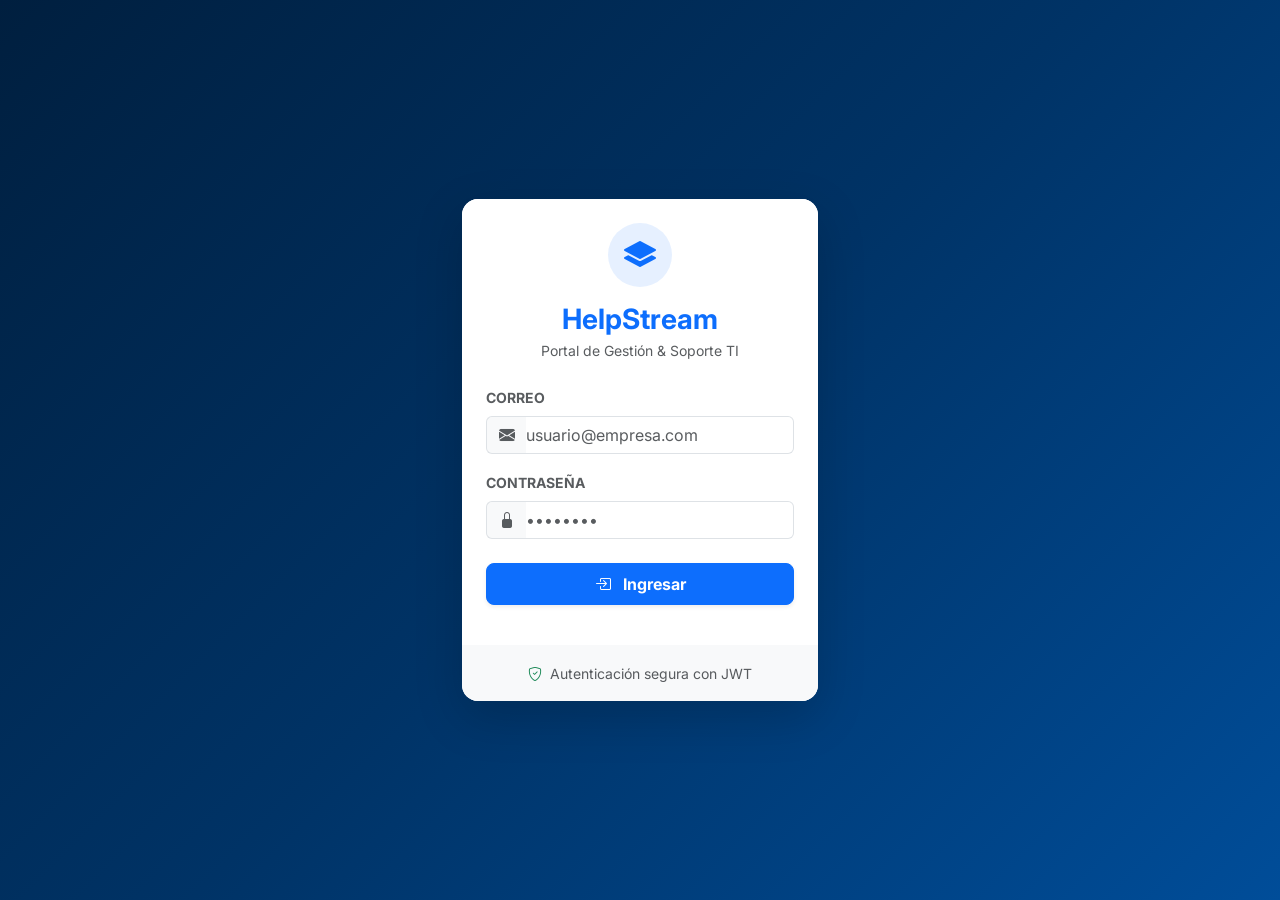
<file: portal_web/index.html>
<!DOCTYPE html>
<html lang="es">

<head>
    <meta charset="UTF-8">
    <meta name="viewport" content="width=device-width, initial-scale=1.0">
    <title>HelpStream | Soporte TI</title>
    <!-- Favicon dinámico (Técnico por defecto) -->
    <link id="app-favicon" rel="icon" type="image/png" href="/static/favicon-tecnico.png">
    <!-- Bootstrap 5 CSS -->
    <link href="https://cdn.jsdelivr.net/npm/bootstrap@5.3.0/dist/css/bootstrap.min.css" rel="stylesheet">
    <!-- Bootstrap Icons -->
    <link href="https://cdn.jsdelivr.net/npm/bootstrap-icons@1.10.5/font/bootstrap-icons.css" rel="stylesheet">
    <!-- Custom Corporate Styles -->
    <link href="style.css" rel="stylesheet">
    <!-- Protección de ruta (HU21): Redirigir a login si no hay token o si es usuario regular -->
    <script>
        if (!localStorage.getItem('helpstream_token') || localStorage.getItem('helpstream_rol_id') === '1') {
            if (localStorage.getItem('helpstream_rol_id') === '1') {
                localStorage.clear();
            }
            window.location.replace('login.html');
        }
    </script>
</head>

<body>
    <!-- Backdrop para menú móvil -->
    <div class="sidebar-backdrop" id="sidebarBackdrop"></div>

    <!-- Sidebar Colapsable -->
    <div class="sidebar" id="sidebar">
        <div class="sidebar-header d-flex align-items-center justify-content-between">
            <div class="d-flex align-items-center gap-2">
                <i class="bi bi-layers-fill text-info"></i>
                <span class="fw-bold tracking-wide">Navegación</span>
            </div>
            <button class="btn btn-link text-white-50 p-0 d-lg-none" id="sidebarCloseBtn" aria-label="Cerrar menú">
                <i class="bi bi-x-lg fs-5"></i>
            </button>
        </div>
        <div class="mt-4">
            <a href="index.html" class="nav-link active text-decoration-none" id="nav-dashboard"
                onclick="switchView('dashboard')">
                <i class="bi bi-grid-1x2-fill"></i> Dashboard Principal
            </a>
            <a href="#" class="nav-link text-decoration-none" id="nav-kb" onclick="switchView('knowledge-base')">
                <i class="bi bi-camera-video-fill"></i> Base de Conocimiento
            </a>

            <div class="sidebar-divider my-3 border-top border-white border-opacity-10"></div>
            <div class="px-3 text-uppercase text-white-50 small fw-bold mb-2"
                style="font-size: 0.7rem; letter-spacing: 0.5px;">Gestión de Usuarios</div>

            <a href="registrar_usuario.html" class="nav-link text-decoration-none" id="nav-reg-user">
                <i class="bi bi-person-plus-fill"></i> Registrar Usuario
            </a>
            <a href="editar_usuario.html" class="nav-link text-decoration-none" id="nav-edit-user">
                <i class="bi bi-person-gear"></i> Editar Usuario
            </a>
            <a href="directorio_usuarios.html" class="nav-link text-decoration-none" id="nav-dir-user">
                <i class="bi bi-people-fill"></i> Directorio de Usuarios
            </a>
        </div>
    </div>

    <!-- Main Wrapper -->
    <div class="main-wrapper">
        <!-- Top Header -->
        <div class="top-header">
            <div class="d-flex align-items-center">
                <button class="sidebar-toggle-btn me-3" id="sidebarToggle" type="button"
                    aria-label="Alternar menú lateral" title="Menú lateral">
                    <i class="bi bi-list fs-3"></i>
                </button>
                <h4 class="mb-0 text-primary fw-bold">HelpStream</h4>
                <span class="badge bg-primary ms-3">Soporte TI</span>
            </div>
            <div class="user-card d-flex align-items-center gap-2">
                <div class="user-info text-end">
                    <p class="name mb-0 navbar-user-name" id="navbar-user-name">Daniel Ruiz</p>
                    <p class="role mb-0 navbar-user-role" id="navbar-user-role">Analista TI</p>
                </div>
                <div class="user-avatar navbar-user-initials" id="navbar-user-initials">
                    DR
                </div>
                <button class="btn btn-outline-danger btn-sm rounded-pill ms-2 px-3" onclick="cerrarSesion()"
                    title="Cerrar sesión">
                    <i class="bi bi-box-arrow-right"></i> Salir
                </button>
            </div>
        </div>

        <!-- Content Area -->
        <div class="content-area">

            <!-- VIEW: DASHBOARD PRINCIPAL -->
            <div id="view-dashboard">
                <h4 class="mb-4 fw-bold">Resumen Operativo</h4>

                <!-- Alerta Temporal de Éxito -->
                <div id="dashboardAlert" class="alert alert-success alert-dismissible fade show d-none mb-4"
                    role="alert">
                    <i class="bi bi-check-circle-fill me-2"></i>
                    <span id="dashboardAlertMsg">¡Ticket registrado exitosamente!</span>
                    <button type="button" class="btn-close"
                        onclick="document.getElementById('dashboardAlert').classList.add('d-none')"
                        aria-label="Close"></button>
                </div>

                <!-- KPI Cards y Botón de Creación Rápida (HU11 - Compacto) -->
                <div class="row g-3 mb-4">
                    <!-- Tarjeta 1: Abiertos vs Resueltos -->
                    <div class="col-md-4">
                        <div class="kpi-card py-3">
                            <div class="kpi-title mb-1">Estado de Tickets</div>
                            <div class="row align-items-center text-center mt-1">
                                <div class="col-6 border-end">
                                    <div class="fs-4 fw-bold text-primary" id="kpi-abiertos">0</div>
                                    <div class="kpi-subtext mt-0">Abiertos</div>
                                </div>
                                <div class="col-6">
                                    <div class="fs-4 fw-bold text-success" id="kpi-resueltos">0</div>
                                    <div class="kpi-subtext mt-0">Resueltos</div>
                                </div>
                            </div>
                        </div>
                    </div>
                    <!-- Tarjeta 2: Tickets Hoy -->
                    <div class="col-md-4">
                        <div class="kpi-card py-3">
                            <div class="kpi-title mb-1">Nuevos Hoy</div>
                            <div class="d-flex align-items-end gap-3 mt-1">
                                <div class="fs-4 fw-bold text-info" id="kpi-hoy">0</div>
                                <div class="kpi-subtext mb-1"><i class="bi bi-calendar-event"></i> Últimas 24h</div>
                            </div>
                        </div>
                    </div>
                    <!-- Tarjeta 3: Acciones (Actualizar y Nuevo Ticket Rápido) -->
                    <div class="col-md-4 d-flex align-items-center gap-2">
                        <button type="button"
                            class="btn btn-outline-primary shadow-sm py-3 px-3 fw-bold d-inline-flex align-items-center justify-content-center text-nowrap"
                            id="btnRefreshTickets" title="Actualizar tickets" aria-label="Actualizar tickets">
                            <i class="bi bi-arrow-clockwise fs-5" id="iconRefreshTickets"></i>
                            <span class="d-none d-xl-inline ms-2">Actualizar</span>
                        </button>
                        <button class="btn btn-primary flex-grow-1 shadow-sm py-3 fw-bold text-nowrap"
                            data-bs-toggle="modal" data-bs-target="#modalNuevoTicket">
                            <i class="bi bi-plus-circle-fill me-2"></i> Nuevo Ticket Rápido
                        </button>
                    </div>
                </div>

                <!-- Barra de Filtros Avanzados -->
                <div class="filters-bar">
                    <div class="row g-3 align-items-end">
                        <div class="col-md-3">
                            <label class="form-label small fw-bold text-muted mb-1">Buscar</label>
                            <div class="input-group">
                                <span class="input-group-text bg-white"><i class="bi bi-search"></i></span>
                                <input type="text" class="form-control" id="filter-search"
                                    placeholder="ID o Descripción..." oninput="aplicarFiltros()">
                            </div>
                        </div>
                        <div class="col-md-3">
                            <label class="form-label small fw-bold text-muted mb-1">Criticidad</label>
                            <select class="form-select" id="filter-criticidad" onchange="aplicarFiltros()">
                                <option value="Todos">Todos</option>
                                <option value="Crítico">Crítico</option>
                                <option value="Alto">Alto</option>
                                <option value="Medio">Medio</option>
                                <option value="Bajo">Bajo</option>
                            </select>
                        </div>
                        <div class="col-md-3">
                            <label class="form-label small fw-bold text-muted mb-1">Estado</label>
                            <select class="form-select" id="filter-estado" onchange="aplicarFiltros()">
                                <option value="Todos">Todos</option>
                                <option value="Abierto">Abierto</option>
                                <option value="En Progreso">En Progreso</option>
                                <option value="Resuelto">Resuelto</option>
                            </select>
                        </div>
                        <div class="col-md-3">
                            <label class="form-label small fw-bold text-muted mb-1">Evidencia</label>
                            <select class="form-select" id="filter-evidencia" onchange="aplicarFiltros()">
                                <option value="Todos">Todos</option>
                                <option value="Con Evidencia">Con Evidencia (📎)</option>
                                <option value="Sin Evidencia">Sin Evidencia</option>
                            </select>
                        </div>
                    </div>
                </div>

                <!-- Tabla de Tickets -->
                <div class="table-container">
                    <h5 class="mb-4">Registro de Incidencias</h5>
                    <div class="table-responsive">
                        <table class="table table-hover align-middle" id="ticketsTable">
                            <thead class="table-light">
                                <tr>
                                    <th>ID</th>
                                    <th>Usuario</th>
                                    <th>Fecha</th>
                                    <th style="max-width: 250px;">Descripción</th>
                                    <th>Sede</th>
                                    <th>Piso</th>
                                    <th>Estado</th>
                                    <th>Criticidad</th>
                                    <th>SLA</th>
                                    <th>Evidencia</th>
                                    <th>Comentario Técnico</th>
                                    <th>Acciones</th>
                                </tr>
                            </thead>
                            <tbody id="ticketsBody">
                                <!-- Los datos se insertarán aquí dinámicamente -->
                                <tr>
                                    <td colspan="12" class="text-center py-4">
                                        <div class="spinner-border text-primary" role="status"></div>
                                    </td>
                                </tr>
                            </tbody>
                        </table>
                    </div>
                </div>
            </div>

            <!-- VIEW: BASE DE CONOCIMIENTO (GESTIÓN DE MICROAPRENDIZAJE) -->
            <div id="view-knowledge-base" style="display: none;">
                <!-- Header: Título y Botón Primario Alineado a la Derecha -->
                <div class="d-flex flex-column flex-md-row justify-content-between align-items-md-center gap-3 mb-4">
                    <div>
                        <h4 class="mb-1 fw-bold text-dark">Gestión de Microaprendizaje</h4>
                        <p class="text-muted small mb-0">Base de conocimiento multimedia y métricas de resolución para
                            autoatención TI</p>
                    </div>
                    <div>
                        <button type="button"
                            class="btn btn-primary fw-bold px-3 py-2 shadow-sm d-flex align-items-center gap-2"
                            data-bs-toggle="modal" data-bs-target="#modalCargarVideo" id="btnAbrirModalCargarVideo">
                            <i class="bi bi-plus-circle-fill"></i> Cargar Nuevo Video
                        </button>
                    </div>
                </div>

                <!-- Tabla de Datos (Data Table) -->
                <div class="table-container mt-0">
                    <div
                        class="d-flex flex-column flex-md-row justify-content-between align-items-md-center mb-3 gap-2">
                        <div>
                            <h5 class="mb-0 fw-bold d-flex align-items-center gap-2">
                                <i class="bi bi-collection-play-fill text-primary"></i>
                                Catálogo de Videos Tutoriales
                            </h5>
                            <small class="text-muted">Lista estructurada de tutoriales disponibles y rendimiento de
                                impacto</small>
                        </div>
                        <div class="d-flex align-items-center gap-2">
                            <div class="input-group input-group-sm" style="max-width: 280px;">
                                <span class="input-group-text bg-light border-end-0"><i
                                        class="bi bi-search text-muted"></i></span>
                                <input type="text" class="form-control bg-light border-start-0" id="filtroVideosInput"
                                    placeholder="Buscar título o tag..." oninput="filtrarVideosTutoriales()">
                            </div>
                            <button class="btn btn-outline-secondary btn-sm" onclick="cargarVideosTutoriales()"
                                title="Actualizar lista" id="btnRefreshVideos">
                                <i class="bi bi-arrow-clockwise" id="iconRefreshVideos"></i>
                            </button>
                        </div>
                    </div>

                    <div class="table-responsive">
                        <table class="table table-hover align-middle mb-0" id="tablaVideos">
                            <thead class="table-light">
                                <tr>
                                    <th style="min-width: 280px;">Título del Tutorial</th>
                                    <th style="min-width: 220px;">Palabras Clave</th>
                                    <th class="text-center" style="min-width: 140px;">Reproducciones</th>
                                    <th class="text-center" style="min-width: 150px;">Tickets Resueltos</th>
                                    <th class="text-center" style="min-width: 170px;">Acciones</th>
                                </tr>
                            </thead>
                            <tbody id="videosTableBody">
                                <tr>
                                    <td colspan="5" class="text-center py-4 text-muted">
                                        <div class="spinner-border text-primary spinner-border-sm me-2" role="status">
                                        </div>
                                        Cargando videos tutoriales...
                                    </td>
                                </tr>
                            </tbody>
                        </table>
                    </div>
                </div>
            </div>

        </div> <!-- End Content Area -->
    </div> <!-- End Main Wrapper -->

    <!-- Modal para Gestionar Ticket (Ficha Completa del Incidente) -->
    <div class="modal fade" id="gestionarModal" tabindex="-1" aria-labelledby="gestionarModalLabel" aria-hidden="true">
        <div class="modal-dialog modal-lg modal-dialog-centered modal-dialog-scrollable">
            <div class="modal-content border-0 shadow-lg" style="border-radius: 14px;">
                <div class="modal-header bg-light border-bottom py-3 px-4" style="border-radius: 14px 14px 0 0;">
                    <div class="d-flex align-items-center gap-2">
                        <i class="bi bi-file-earmark-text-fill text-primary fs-4"></i>
                        <div>
                            <h5 class="modal-title fw-bold mb-0" id="gestionarModalLabel">
                                Ficha del Incidente #<span id="modalTicketIdTitle"></span>
                            </h5>
                            <small class="text-muted" id="modalTicketFechaCreacion">-</small>
                        </div>
                    </div>
                    <div class="d-flex align-items-center gap-2">
                        <span id="modalTicketCriticidadBadge"></span>
                        <button type="button" class="btn-close" data-bs-dismiss="modal" aria-label="Cerrar"></button>
                    </div>
                </div>
                <div class="modal-body p-4">
                    <div id="modalAlert" class="alert alert-danger d-none" role="alert"></div>

                    <!-- ==========================================
                         SECCIÓN SUPERIOR: SOLO LECTURA (DETALLES DEL TICKET)
                         ========================================== -->
                    <div class="card border border-light-subtle bg-light bg-opacity-50 shadow-none mb-4"
                        style="border-radius: 10px;">
                        <div class="card-body p-3">
                            <h6 class="text-uppercase text-muted fw-bold small mb-3 d-flex align-items-center">
                                <i class="bi bi-info-circle-fill me-2 text-primary"></i>Detalles del Incidente (Solo
                                Lectura)
                            </h6>

                            <!-- Detalles de Usuario y Ubicación -->
                            <div class="row g-3 mb-3">
                                <div class="col-md-6">
                                    <div class="d-flex align-items-start">
                                        <i class="bi bi-person-circle fs-5 text-secondary me-2 mt-1"></i>
                                        <div>
                                            <span class="text-muted small d-block">Solicitante:</span>
                                            <strong class="text-dark" id="modalTicketUsuario">-</strong>
                                            <div class="small text-muted" id="modalTicketCorreo">-</div>
                                        </div>
                                    </div>
                                </div>
                                <div class="col-md-3 col-6">
                                    <div class="d-flex align-items-start">
                                        <i class="bi bi-geo-alt-fill fs-5 text-danger me-2 mt-1"></i>
                                        <div>
                                            <span class="text-muted small d-block">Sede:</span>
                                            <strong class="text-dark" id="modalTicketSede">-</strong>
                                        </div>
                                    </div>
                                </div>
                                <div class="col-md-3 col-6">
                                    <div class="d-flex align-items-start">
                                        <i class="bi bi-layers-fill fs-5 text-info me-2 mt-1"></i>
                                        <div>
                                            <span class="text-muted small d-block">Área / Piso:</span>
                                            <strong class="text-dark" id="modalTicketPiso">-</strong>
                                        </div>
                                    </div>
                                </div>
                            </div>

                            <!-- Descripción Completa (Sin truncar) -->
                            <div class="mb-3">
                                <label class="form-label text-muted small fw-bold text-uppercase mb-1">
                                    <i class="bi bi-card-text me-1"></i>Descripción Completa del Problema
                                </label>
                                <div class="p-3 bg-white rounded border text-secondary" id="modalTicketDescripcion"
                                    style="white-space: pre-wrap; word-break: break-word; line-height: 1.5; font-size: 0.95rem; min-height: 60px;">
                                    -
                                </div>
                            </div>

                            <!-- Palabras Clave generadas por IA -->
                            <div>
                                <label
                                    class="form-label text-muted small fw-bold text-uppercase mb-1 d-flex align-items-center justify-content-between">
                                    <span><i class="bi bi-robot text-primary me-1"></i>Palabras Clave Identificadas
                                        (IA)</span>
                                    <small class="text-muted fw-normal">Análisis Automático Gemini</small>
                                </label>
                                <div id="modalTicketTags"
                                    class="d-flex flex-wrap gap-1 p-2 bg-white rounded border min-vh-25 align-items-center">
                                    <span class="text-muted small fst-italic">Sin palabras clave detectadas</span>
                                </div>
                            </div>

                            <!-- Enlace a Evidencia si existe -->
                            <div id="modalTicketEvidenciaContainer" class="mt-2 pt-2 border-top d-none">
                                <span class="text-muted small me-2"><i class="bi bi-paperclip"></i> Evidencia
                                    adjunta:</span>
                                <a id="modalTicketEvidenciaLink" href="#" target="_blank"
                                    class="btn btn-sm btn-outline-info rounded-pill px-3 py-0">
                                    <i class="bi bi-eye me-1"></i>Ver archivo adjunto
                                </a>
                            </div>
                        </div>
                    </div>

                    <!-- ==========================================
                         SECCIÓN INFERIOR: EDICIÓN Y GESTIÓN
                         ========================================== -->
                    <div class="px-1">
                        <h6 class="text-uppercase text-muted fw-bold small mb-3 d-flex align-items-center">
                            <i class="bi bi-gear-fill me-2 text-primary"></i>Gestión del Estado del Ticket
                        </h6>
                        <form id="gestionarForm">
                            <input type="hidden" id="modalTicketId">

                            <div class="row g-3 mb-3">
                                <div class="col-md-6">
                                    <label for="modalEstado" class="form-label fw-bold text-muted small text-uppercase">
                                        Nuevo Estado <span class="text-danger">*</span>
                                    </label>
                                    <select class="form-select" id="modalEstado" required>
                                        <option value="Abierto">Abierto</option>
                                        <option value="En Progreso">En Progreso</option>
                                        <option value="Resuelto">Resuelto</option>
                                    </select>
                                </div>
                                <div class="col-md-6 d-flex align-items-end">
                                    <div class="alert alert-info py-2 px-3 small w-100 mb-0">
                                        <i class="bi bi-info-circle me-1"></i> Al guardar como "Resuelto", el comentario
                                        técnico es obligatorio.
                                    </div>
                                </div>
                            </div>

                            <div class="mb-2">
                                <label for="modalComentario" class="form-label fw-bold text-muted small text-uppercase">
                                    Comentario Técnico <span class="text-muted fw-normal">(Mínimo 10 caracteres si es
                                        Resuelto)</span>
                                </label>
                                <textarea class="form-control" id="modalComentario" rows="3"
                                    placeholder="Describe las acciones correctivas aplicadas, diagnóstico técnico o causa raíz..."></textarea>
                            </div>
                        </form>
                    </div>
                </div>
                <div class="modal-footer border-top bg-light py-3 px-4" style="border-radius: 0 0 14px 14px;">
                    <button type="button" class="btn btn-light" data-bs-dismiss="modal">Cancelar</button>
                    <button type="button" class="btn btn-primary px-4 fw-bold" onclick="guardarGestion()">
                        <i class="bi bi-check2-circle me-1"></i>Guardar Cambios
                    </button>
                </div>
            </div>
        </div>
    </div>

    <!-- Modal Nuevo Ticket Rápido (HU11) -->
    <div class="modal fade" id="modalNuevoTicket" tabindex="-1" aria-labelledby="modalNuevoTicketLabel"
        aria-hidden="true">
        <div class="modal-dialog modal-dialog-centered">
            <div class="modal-content border-0 shadow" style="border-radius: 12px;">
                <div class="modal-header bg-light border-0" style="border-radius: 12px 12px 0 0;">
                    <h5 class="modal-title fw-bold" id="modalNuevoTicketLabel">
                        <i class="bi bi-plus-circle-fill text-primary me-2"></i>Nuevo Ticket Rápido
                    </h5>
                    <button type="button" class="btn-close" data-bs-dismiss="modal" aria-label="Cerrar"></button>
                </div>
                <form id="formNuevoTicket">
                    <div class="modal-body p-4">
                        <div id="nuevoTicketAlert" class="alert alert-danger d-none py-2 px-3 small" role="alert"></div>

                        <!-- Correo del Solicitante -->
                        <div class="mb-3">
                            <label for="nuevoTicketCorreo"
                                class="form-label fw-bold text-muted small text-uppercase">Correo del
                                solicitante</label>
                            <input type="email" class="form-control" id="nuevoTicketCorreo"
                                placeholder="solicitante@empresa.com" required>
                        </div>

                        <div class="row g-3 mb-3">
                            <!-- Sede -->
                            <div class="col-md-6">
                                <label for="nuevoTicketSede"
                                    class="form-label fw-bold text-muted small text-uppercase">Sede</label>
                                <select class="form-select" id="nuevoTicketSede" required>
                                    <option value="" disabled selected>Seleccione sede...</option>
                                    <option value="San Isidro">San Isidro</option>
                                    <option value="Chancay">Chancay</option>
                                    <option value="Ilo">Ilo</option>
                                    <option value="Pisco">Pisco</option>
                                    <option value="Coishco">Coishco</option>
                                </select>
                            </div>

                            <!-- Piso (solo activo si sede es San Isidro) -->
                            <div class="col-md-6">
                                <label for="nuevoTicketPiso"
                                    class="form-label fw-bold text-muted small text-uppercase">Piso</label>
                                <select class="form-select" id="nuevoTicketPiso" disabled>
                                    <option value="" selected>Seleccione piso...</option>
                                    <option value="3er piso - Gerencia General">3er piso - Gerencia General</option>
                                    <option value="3er piso - Gerencia Flota">3er piso - Gerencia Flota</option>
                                    <option value="3er piso - Gerencia Operaciones">3er piso - Gerencia Operaciones
                                    </option>
                                    <option value="4to piso - Gerencia de Administración y Finanzas">4to piso - Gerencia
                                        de Administración y Finanzas</option>
                                    <option value="5to piso - Gerencia de Recursos Humanos">5to piso - Gerencia de
                                        Recursos Humanos</option>
                                </select>
                                <div class="form-text text-muted small" style="font-size: 0.72rem;">Habilitado solo para
                                    sede San Isidro.</div>
                            </div>
                        </div>

                        <!-- Criticidad / Urgencia -->
                        <div class="mb-3">
                            <label for="nuevoTicketCriticidad"
                                class="form-label fw-bold text-muted small text-uppercase">Criticidad / Urgencia</label>
                            <select class="form-select" id="nuevoTicketCriticidad" required>
                                <option value="Crítico">Crítico</option>
                                <option value="Alto">Alto</option>
                                <option value="Medio" selected>Medio</option>
                                <option value="Bajo">Bajo</option>
                            </select>
                        </div>

                        <!-- Descripción del Incidente -->
                        <div class="mb-3">
                            <label for="nuevoTicketDescripcion"
                                class="form-label fw-bold text-muted small text-uppercase">Descripción del
                                incidente</label>
                            <textarea class="form-control" id="nuevoTicketDescripcion" rows="4"
                                placeholder="Describe detalladamente el problema o solicitud..." required></textarea>
                        </div>
                    </div>
                    <div class="modal-footer border-0 pb-4 px-4">
                        <button type="button" class="btn btn-light" data-bs-dismiss="modal">Cancelar</button>
                        <button type="submit" id="btnRegistrarTicket" class="btn btn-primary px-4 fw-bold">Registrar
                            Ticket</button>
                    </div>
                </form>
            </div>
        </div>
    </div>

    <!-- Modal para Cargar Nuevo Video Tutorial -->
    <div class="modal fade" id="modalCargarVideo" tabindex="-1" aria-labelledby="modalCargarVideoLabel"
        aria-hidden="true">
        <div class="modal-dialog modal-lg modal-dialog-centered">
            <div class="modal-content border-0 shadow-lg" style="border-radius: 14px;">
                <div class="modal-header bg-primary text-white py-3 px-4" style="border-radius: 14px 14px 0 0;">
                    <div class="d-flex align-items-center gap-2">
                        <i class="bi bi-camera-reels-fill fs-5"></i>
                        <h5 class="modal-title fw-bold mb-0" id="modalCargarVideoLabel">Cargar Nuevo Video Tutorial</h5>
                    </div>
                    <div class="d-flex align-items-center gap-2">
                        <span class="badge bg-light text-primary">Formato 9:16</span>
                        <button type="button" class="btn-close btn-close-white" data-bs-dismiss="modal"
                            aria-label="Cerrar"></button>
                    </div>
                </div>
                <div class="modal-body p-4">
                    <form id="formCargarVideo">
                        <div class="row g-4">
                            <!-- Título -->
                            <div class="col-md-6">
                                <label for="inputTituloVideo" class="form-label fw-bold">Título del Tutorial <span
                                        class="text-danger">*</span></label>
                                <input type="text" class="form-control" id="inputTituloVideo"
                                    placeholder="Ej: Cómo sellar fuga en válvula 4" required>
                            </div>
                            <!-- Archivo de Video -->
                            <div class="col-md-6">
                                <label for="inputUrlVideo" class="form-label fw-bold">Archivo de Video (.mp4) <span
                                        class="text-danger">*</span></label>
                                <input type="file" accept="video/mp4" class="form-control" id="inputUrlVideo" required>
                            </div>
                            <!-- Descripción -->
                            <div class="col-12">
                                <label for="inputDescripcionVideo" class="form-label fw-bold">Descripción del
                                    Procedimiento <span class="text-danger">*</span></label>
                                <textarea class="form-control" id="inputDescripcionVideo" rows="3"
                                    placeholder="Describe brevemente las herramientas necesarias y pasos de seguridad..."
                                    required></textarea>
                            </div>
                            <!-- Tags (Palabras clave) -->
                            <div class="col-12">
                                <label for="inputTagsVideo" class="form-label fw-bold">Palabras Clave (Tags / Hashtags)
                                    <span class="text-danger">*</span></label>
                                <input type="text" class="form-control" id="inputTagsVideo"
                                    placeholder="caldera, fuga, valvula, presion, agua" required>
                                <div class="form-text">
                                    <i class="bi bi-info-circle"></i> Separa las palabras clave por comas. El motor
                                    predictivo las procesará como hashtags en la app móvil.
                                </div>
                            </div>
                            <div class="col-12 mt-4 pt-3 border-top d-flex justify-content-end gap-2">
                                <button type="button" class="btn btn-light px-3"
                                    data-bs-dismiss="modal">Cancelar</button>
                                <button type="submit" class="btn btn-primary fw-bold px-4 py-2" id="btnSubmitVideo">
                                    <i class="bi bi-cloud-upload me-2"></i> Publicar en Base de Conocimiento
                                </button>
                            </div>
                        </div>
                    </form>
                </div>
            </div>
        </div>
    </div>

    <!-- Modal para Editar Video Tutorial -->
    <div class="modal fade" id="modalEditarVideo" tabindex="-1" aria-labelledby="modalEditarVideoLabel"
        aria-hidden="true">
        <div class="modal-dialog modal-lg modal-dialog-centered">
            <div class="modal-content border-0 shadow-lg" style="border-radius: 14px;">
                <div class="modal-header bg-primary text-white py-3 px-4" style="border-radius: 14px 14px 0 0;">
                    <div class="d-flex align-items-center gap-2">
                        <i class="bi bi-pencil-square fs-5 text-white"></i>
                        <h5 class="modal-title fw-bold mb-0" id="modalEditarVideoLabel">Editar Video Tutorial</h5>
                    </div>
                    <button type="button" class="btn-close btn-close-white" data-bs-dismiss="modal"
                        aria-label="Cerrar"></button>
                </div>
                <div class="modal-body p-4">
                    <form id="formEditarVideo">
                        <input type="hidden" id="editVideoId">
                        <div class="row g-4">
                            <!-- Título -->
                            <div class="col-12">
                                <label for="editTituloVideo" class="form-label fw-bold">Título del Tutorial <span
                                        class="text-danger">*</span></label>
                                <input type="text" class="form-control" id="editTituloVideo"
                                    placeholder="Ej: Cómo sellar fuga en válvula 4" required>
                            </div>
                            <!-- Descripción -->
                            <div class="col-12">
                                <label for="editDescripcionVideo" class="form-label fw-bold">Descripción del
                                    Procedimiento <span class="text-danger">*</span></label>
                                <textarea class="form-control" id="editDescripcionVideo" rows="3"
                                    placeholder="Describe brevemente las herramientas necesarias y pasos de seguridad..."
                                    required></textarea>
                            </div>
                            <!-- Tags / Palabras Clave -->
                            <div class="col-12">
                                <label for="editTagsVideo" class="form-label fw-bold">Palabras Clave (Tags / Hashtags)
                                    <span class="text-danger">*</span></label>
                                <input type="text" class="form-control" id="editTagsVideo"
                                    placeholder="caldera, fuga, valvula, presion, agua" required>
                                <div class="form-text">
                                    <i class="bi bi-info-circle"></i> Separa las palabras clave por comas. El motor
                                    predictivo las procesará como etiquetas para sugerir el video en incidentes.
                                </div>
                            </div>
                            <div class="col-12 mt-4 pt-3 border-top d-flex justify-content-end gap-2">
                                <button type="button" class="btn btn-light px-3"
                                    data-bs-dismiss="modal">Cancelar</button>
                                <button type="submit" class="btn btn-primary fw-bold px-4 py-2 text-white" id="btnSubmitEditarVideo">
                                    <i class="bi bi-check-circle-fill me-2"></i> Guardar Cambios
                                </button>
                            </div>
                        </div>
                    </form>
                </div>
            </div>
        </div>
    </div>

    <!-- Modal para Previsualizar Video Tutorial -->
    <div class="modal fade" id="modalVerVideo" tabindex="-1" aria-labelledby="modalVerVideoLabel" aria-hidden="true">
        <div class="modal-dialog modal-dialog-centered modal-lg">
            <div class="modal-content border-0 shadow-lg" style="border-radius: 14px;">
                <div class="modal-header bg-dark text-white py-3 px-4" style="border-radius: 14px 14px 0 0;">
                    <div class="d-flex align-items-center gap-2 text-truncate me-2">
                        <i class="bi bi-play-circle-fill text-danger fs-5"></i>
                        <h5 class="modal-title fw-bold text-truncate mb-0" id="modalVerVideoTitulo">Reproductor de Video
                        </h5>
                    </div>
                    <button type="button" class="btn-close btn-close-white" data-bs-dismiss="modal" aria-label="Cerrar"
                        onclick="cerrarModalVideo()"></button>
                </div>
                <div class="modal-body p-0 bg-black text-center d-flex align-items-center justify-content-center"
                    style="min-height: 380px;">
                    <video id="playerVideoTutorial" controls class="w-100" style="max-height: 520px; outline: none;">
                        Tu navegador no soporta la etiqueta de video HTML5.
                    </video>
                </div>
                <div class="modal-footer bg-light py-2 px-3 border-0 d-flex justify-content-between align-items-center">
                    <small class="text-muted"><i class="bi bi-info-circle me-1"></i>Cada visualización cuenta en las
                        métricas de microaprendizaje.</small>
                    <div class="d-flex gap-2">
                        <a id="btnDescargarVideo" href="#" target="_blank" class="btn btn-sm btn-outline-primary">
                            <i class="bi bi-box-arrow-up-right me-1"></i> Abrir en pestaña
                        </a>
                        <button type="button" class="btn btn-sm btn-secondary" data-bs-dismiss="modal"
                            onclick="cerrarModalVideo()">Cerrar</button>
                    </div>
                </div>
            </div>
        </div>
    </div>

    <!-- Bootstrap 5 JS Bundle -->
    <script src="https://cdn.jsdelivr.net/npm/bootstrap@5.3.0/dist/js/bootstrap.bundle.min.js"></script>
    <!-- Lógica de la aplicación -->
    <script src="app.js"></script>
</body>

</html>
</file>
<file: portal_web/style.css>
@import url('https://fonts.googleapis.com/css2?family=Inter:wght@300;400;500;600;700&display=swap');

:root {
    --primary-color: #003366; /* Azul Corporativo HelpStream */
    --primary-light: #004d99;
    --bg-color: #f4f7f6;
    --card-bg: #ffffff;
    --text-main: #333333;
    --text-muted: #6c757d;
    --border-color: #e9ecef;
    --sidebar-width: 260px;
    --header-height: 70px;
}

body {
    font-family: 'Inter', sans-serif;
    background-color: var(--bg-color);
    color: var(--text-main);
    overflow-x: hidden;
}

/* Backdrop para pantallas móviles */
.sidebar-backdrop {
    position: fixed;
    top: 0;
    left: 0;
    width: 100vw;
    height: 100vh;
    background: rgba(0, 0, 0, 0.45);
    z-index: 1040;
    opacity: 0;
    visibility: hidden;
    transition: opacity 0.3s ease, visibility 0.3s ease;
    backdrop-filter: blur(2px);
}

@media (max-width: 991.98px) {
    body.sidebar-open .sidebar-backdrop {
        opacity: 1;
        visibility: visible;
    }
}

/* Sidebar Colapsable (Oculto por defecto con transición fluida) */
.sidebar {
    position: fixed;
    top: 0;
    left: 0;
    width: var(--sidebar-width);
    height: 100vh;
    background-color: var(--primary-color);
    color: white;
    z-index: 1050;
    transform: translateX(-100%);
    transition: transform 0.3s cubic-bezier(0.4, 0, 0.2, 1);
    box-shadow: 4px 0 15px rgba(0, 0, 0, 0.15);
}

body.sidebar-open .sidebar {
    transform: translateX(0);
}

.sidebar-header {
    height: var(--header-height);
    display: flex;
    align-items: center;
    padding: 0 20px;
    border-bottom: 1px solid rgba(255, 255, 255, 0.1);
    font-weight: 700;
    font-size: 1.15rem;
    letter-spacing: 0.5px;
}

.nav-link {
    color: rgba(255,255,255,0.8) !important;
    padding: 12px 20px;
    display: flex;
    align-items: center;
    gap: 12px;
    transition: all 0.2s ease;
    border-left: 4px solid transparent;
}

.nav-link:hover, .nav-link.active {
    color: white !important;
    background-color: var(--primary-light);
    border-left: 4px solid #00d2ff;
}

/* Main Content: Se adapta dinámicamente al 100% cuando el sidebar está oculto */
.main-wrapper {
    margin-left: 0;
    width: 100%;
    min-height: 100vh;
    display: flex;
    flex-direction: column;
    transition: margin-left 0.3s cubic-bezier(0.4, 0, 0.2, 1), width 0.3s cubic-bezier(0.4, 0, 0.2, 1);
}

/* En resoluciones grandes (escritorio), el contenido se contrae y desplaza armónicamente */
@media (min-width: 992px) {
    body.sidebar-open .main-wrapper {
        margin-left: var(--sidebar-width);
        width: calc(100% - var(--sidebar-width));
    }
}

/* Header */
.top-header {
    height: var(--header-height);
    background-color: var(--card-bg);
    box-shadow: 0 2px 10px rgba(0,0,0,0.05);
    display: flex;
    align-items: center;
    justify-content: space-between;
    padding: 0 30px;
    z-index: 900;
    position: sticky;
    top: 0;
}

/* Botón Hamburguesa */
.sidebar-toggle-btn {
    width: 40px;
    height: 40px;
    border-radius: 8px;
    border: 1px solid var(--border-color);
    background-color: transparent;
    color: var(--primary-color);
    display: inline-flex;
    align-items: center;
    justify-content: center;
    cursor: pointer;
    padding: 0;
    transition: all 0.2s ease;
    outline: none;
}

.sidebar-toggle-btn:hover {
    background-color: rgba(0, 51, 102, 0.08);
    color: var(--primary-light);
    border-color: rgba(0, 51, 102, 0.25);
    transform: scale(1.05);
}

.sidebar-toggle-btn:active {
    transform: scale(0.95);
}

.sidebar-toggle-btn:focus-visible {
    box-shadow: 0 0 0 3px rgba(0, 51, 102, 0.2);
}

.user-card {
    display: flex;
    align-items: center;
    gap: 12px;
}

.user-avatar {
    width: 40px;
    height: 40px;
    background-color: var(--primary-light);
    color: white;
    border-radius: 50%;
    display: flex;
    align-items: center;
    justify-content: center;
    font-weight: bold;
}

.user-info .name {
    font-weight: 600;
    font-size: 0.95rem;
    margin: 0;
}

.user-info .role {
    font-size: 0.8rem;
    color: var(--text-muted);
    margin: 0;
}

/* Content Area */
.content-area {
    padding: 30px;
    flex: 1;
}

/* KPI Cards */
.kpi-card {
    background: var(--card-bg);
    border-radius: 12px;
    padding: 20px;
    box-shadow: 0 4px 15px rgba(0,0,0,0.03);
    border: 1px solid var(--border-color);
    display: flex;
    flex-direction: column;
    justify-content: center;
    height: 100%;
    transition: transform 0.2s ease;
}

.kpi-card:hover {
    transform: translateY(-2px);
    box-shadow: 0 6px 20px rgba(0,0,0,0.06);
}

.kpi-title {
    font-size: 0.9rem;
    color: var(--text-muted);
    font-weight: 600;
    margin-bottom: 15px;
    text-transform: uppercase;
    letter-spacing: 0.5px;
}

.kpi-value {
    font-size: 2.2rem;
    font-weight: 700;
    color: var(--primary-color);
    line-height: 1;
}

.kpi-subtext {
    font-size: 0.85rem;
    color: var(--text-muted);
    margin-top: 8px;
}

/* Table Styles */
.table-container {
    background: var(--card-bg);
    border-radius: 12px;
    padding: 20px;
    box-shadow: 0 4px 15px rgba(0,0,0,0.03);
    border: 1px solid var(--border-color);
    margin-top: 25px;
}

.table > thead > tr > th {
    font-weight: 600;
    color: var(--text-muted);
    border-bottom-width: 1px;
    text-transform: uppercase;
    font-size: 0.8rem;
    letter-spacing: 0.5px;
    padding: 15px 10px;
}

.table > tbody > tr > td {
    padding: 15px 10px;
    vertical-align: middle;
    font-size: 0.95rem;
}

.table-hover tbody tr:hover {
    background-color: #f8faff;
}

/* Truncado elegante de descripciones en tablas */
.text-truncate-cell {
    max-width: 250px;
    white-space: nowrap;
    overflow: hidden;
    text-overflow: ellipsis;
}

/* Utilities */
.badge-custom {
    padding: 6px 10px;
    border-radius: 6px;
    font-weight: 500;
    font-size: 0.8rem;
}

/* Badges de Criticidad / Urgencia Estandarizados */
.badge-critico,
.badge-alto,
.badge-medio,
.badge-bajo {
    padding: 5px 10px;
    border-radius: 6px;
    font-size: 0.82rem;
    font-weight: 600;
    display: inline-block;
    text-align: center;
}

.badge-critico {
    background-color: #dc3545 !important;
    color: #ffffff !important;
    border: 1px solid #b02a37;
}

.badge-alto {
    background-color: #fd7e14 !important;
    color: #ffffff !important;
    border: 1px solid #d35400;
}

.badge-medio {
    background-color: #ffc107 !important;
    color: #212529 !important;
    border: 1px solid #d39e00;
}

.badge-bajo {
    background-color: #0dcaf0 !important;
    color: #212529 !important;
    border: 1px solid #0aa2c0;
}

.filters-bar {
    background: var(--card-bg);
    padding: 15px 20px;
    border-radius: 12px;
    box-shadow: 0 4px 15px rgba(0,0,0,0.03);
    border: 1px solid var(--border-color);
    margin-bottom: 20px;
}

/* Progress Bars in KPI */
.progress {
    height: 8px;
    border-radius: 4px;
    margin-top: 8px;
}

/* ==========================================
   HU18: Temporizador SLA y Badges por Tercios
   ========================================== */
.sla-timer {
    font-size: 0.82rem;
    padding: 5px 9px;
    border-radius: 6px;
    display: inline-block;
    transition: all 0.25s ease-in-out;
}

.badge-sla-normal {
    background-color: #d1fae5;
    color: #065f46;
    font-weight: 600;
    padding: 5px 10px;
    border-radius: 6px;
    border: 1px solid #a7f3d0;
}

.badge-sla-advertencia {
    background-color: #fef3c7;
    color: #92400e;
    font-weight: 600;
    padding: 5px 10px;
    border-radius: 6px;
    border: 1px solid #fde68a;
}

.badge-sla-riesgo {
    background-color: #ffedd5;
    color: #c2410c;
    font-weight: 700;
    padding: 5px 10px;
    border-radius: 6px;
    border: 1px solid #fed7aa;
}

.badge-sla-vencido {
    background-color: #fee2e2;
    color: #991b1b;
    font-weight: 700;
    padding: 5px 10px;
    border-radius: 6px;
    border: 1px solid #fecaca;
}

.badge-sla-cumplido {
    background-color: #e0f2fe;
    color: #0369a1;
    font-weight: 600;
    padding: 5px 10px;
    border-radius: 6px;
}

/* ==========================================
   Botón de Refresco de Tickets y Animación Spin
   ========================================== */
#btnRefreshTickets {
    transition: all 0.25s ease;
    border-radius: 8px;
}

#btnRefreshTickets:hover {
    transform: translateY(-2px);
    box-shadow: 0 4px 12px rgba(0, 51, 102, 0.15);
}

#btnRefreshTickets:active {
    transform: translateY(0);
}

#btnRefreshTickets:disabled {
    opacity: 0.7;
    cursor: not-allowed;
    transform: none;
}

@keyframes spin-refresh {
    0% {
        transform: rotate(0deg);
    }
    100% {
        transform: rotate(360deg);
    }
}

.spin-icon, .fa-spin {
    display: inline-block;
    animation: spin-refresh 1s cubic-bezier(0.4, 0, 0.2, 1);
}
</file>
